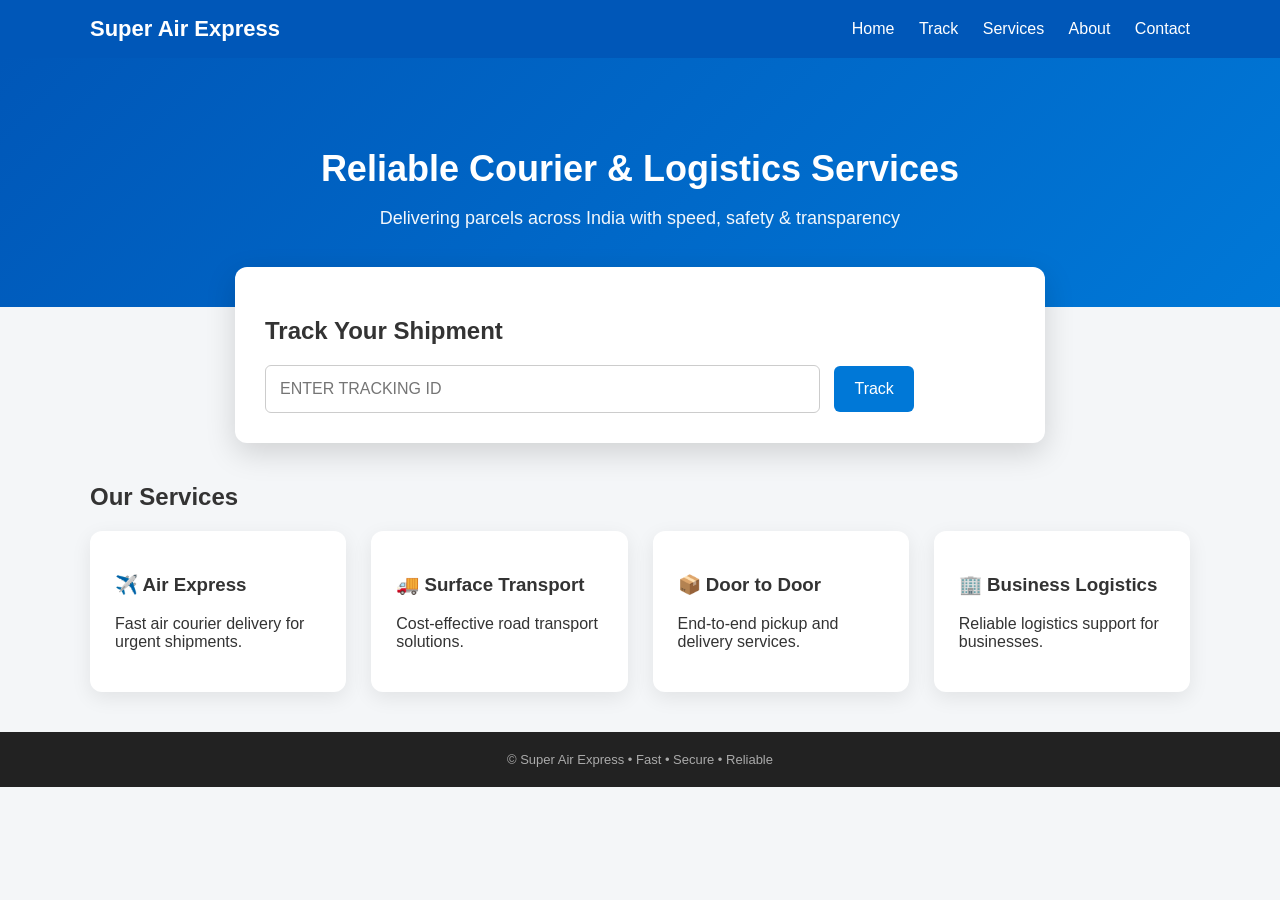
<file: index.html>
<!DOCTYPE html>
<html>
<head>
  <meta name="viewport" content="width=device-width, initial-scale=1.0"> 
  <title>Super Air Express</title>
  <link rel="stylesheet" href="css/style.css">
</head>
  <script>
function goToTrack() {
  const id = document
    .getElementById("homeTrackingId")
    .value
    .trim()
    .toUpperCase();
  if (!id) {
    alert("Please enter a Tracking ID");
    return;
  }
  window.location.href = "track.html?id=" + encodeURIComponent(id);
}
</script>

<body>

<header>
  <nav>
    <div class="brand">Super Air Express</div>
    <div>
      <a href="index.html">Home</a>
      <a href="track.html">Track</a>
      <a href="services.html">Services</a>
      <a href="about.html">About</a>
      <a href="contact.html">Contact</a>
    </div>
  </nav>
</header>

<section class="hero">
  <h1>Reliable Courier & Logistics Services</h1>
  <p>Delivering parcels across India with speed, safety & transparency</p>
</section>

<div class="track-box">
  <h2>Track Your Shipment</h2>
  <input
  type="text"
  id="homeTrackingId"
  placeholder="Enter Tracking ID"
  style="text-transform: uppercase;"
>
<button onclick="goToTrack()">Track</button>
</div>

<div class="container">
  <h2>Our Services</h2>

  <div class="cards">
    <div class="card">
      <h3>✈️ Air Express</h3>
      <p>Fast air courier delivery for urgent shipments.</p>
    </div>
    <div class="card">
      <h3>🚚 Surface Transport</h3>
      <p>Cost-effective road transport solutions.</p>
    </div>
    <div class="card">
      <h3>📦 Door to Door</h3>
      <p>End-to-end pickup and delivery services.</p>
    </div>
    <div class="card">
      <h3>🏢 Business Logistics</h3>
      <p>Reliable logistics support for businesses.</p>
    </div>
  </div>
</div>

<footer>
  © Super Air Express • Fast • Secure • Reliable
</footer>

</body>
</html>
</file>
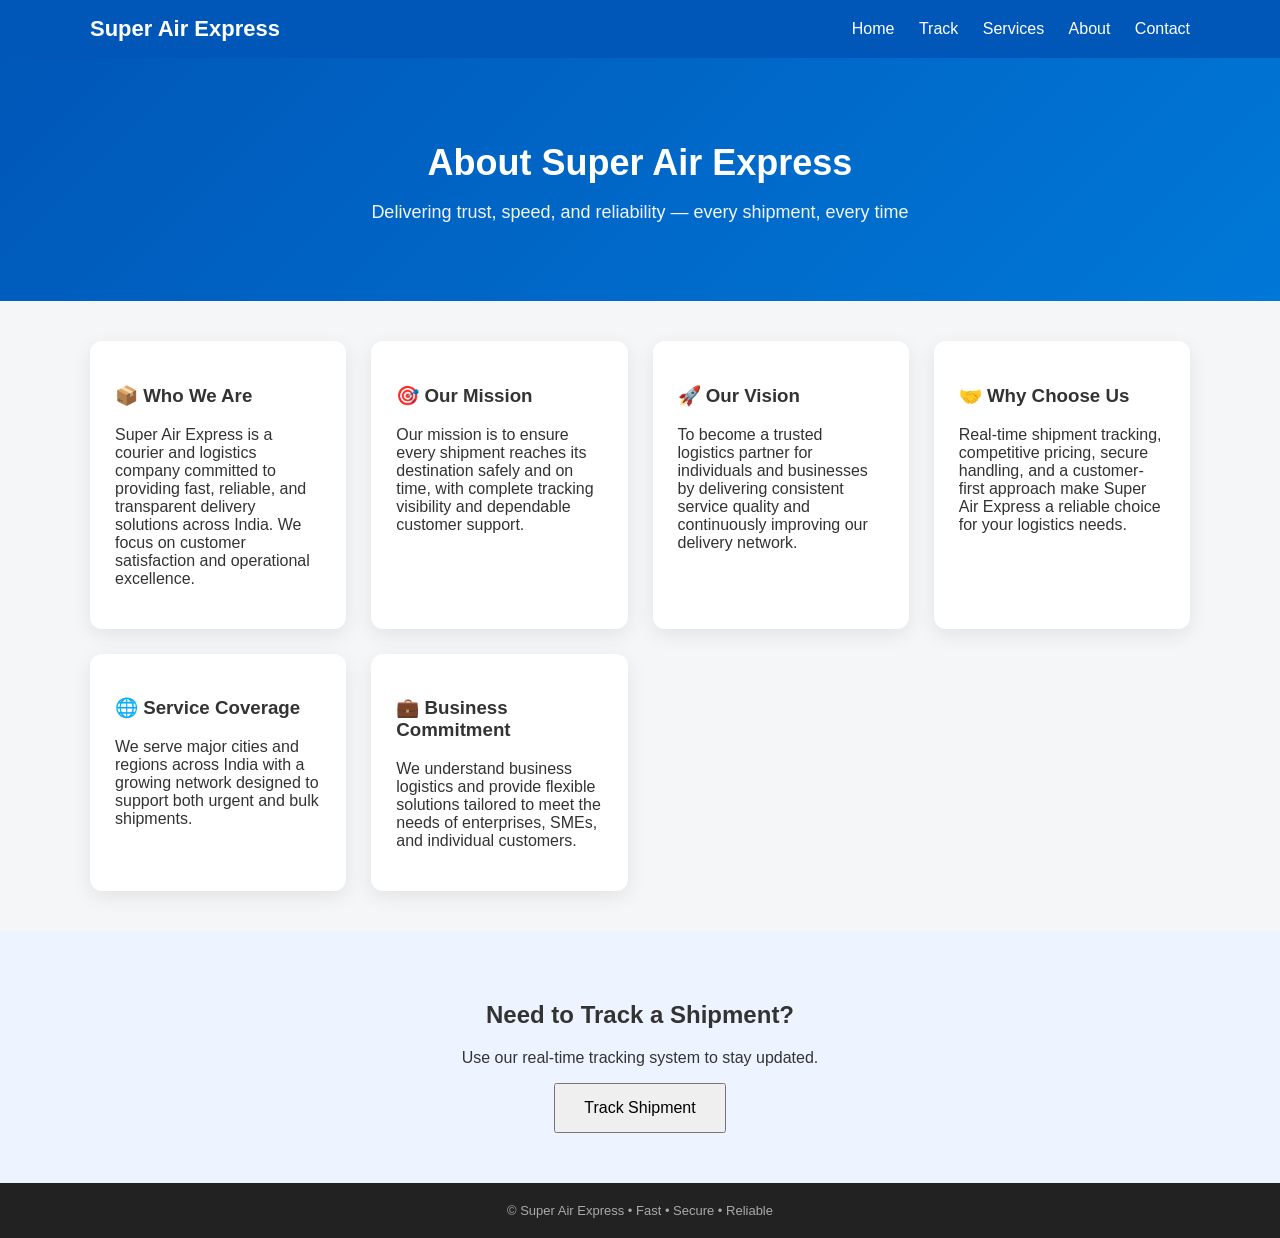
<file: about.html>
<!DOCTYPE html>
<html>
<head>
  <title>About Us | Super Air Express</title>
  <meta name="viewport" content="width=device-width, initial-scale=1.0">
  <link rel="stylesheet" href="css/style.css">
</head>
<body>

<!-- ===== HEADER / MENU ===== -->
<header>
  <nav>
    <div class="brand">Super Air Express</div>
    <div>
      <a href="index.html">Home</a>
      <a href="track.html">Track</a>
      <a href="services.html">Services</a>
      <a href="about.html">About</a>
      <a href="contact.html">Contact</a>
    </div>
  </nav>
</header>

<!-- ===== HERO ===== -->
<div class="page-hero">
  <h1>About Super Air Express</h1>
  <p>Delivering trust, speed, and reliability — every shipment, every time</p>
</div>

<!-- ===== ABOUT CONTENT ===== -->
<div class="section">
  <div class="info-cards">

    <div class="info-card">
      <h3>📦 Who We Are</h3>
      <p>
        Super Air Express is a courier and logistics company committed to
        providing fast, reliable, and transparent delivery solutions
        across India. We focus on customer satisfaction and operational
        excellence.
      </p>
    </div>

    <div class="info-card">
      <h3>🎯 Our Mission</h3>
      <p>
        Our mission is to ensure every shipment reaches its destination
        safely and on time, with complete tracking visibility and
        dependable customer support.
      </p>
    </div>

    <div class="info-card">
      <h3>🚀 Our Vision</h3>
      <p>
        To become a trusted logistics partner for individuals and
        businesses by delivering consistent service quality and
        continuously improving our delivery network.
      </p>
    </div>

    <div class="info-card">
      <h3>🤝 Why Choose Us</h3>
      <p>
        Real-time shipment tracking, competitive pricing, secure handling,
        and a customer-first approach make Super Air Express a reliable
        choice for your logistics needs.
      </p>
    </div>

    <div class="info-card">
      <h3>🌐 Service Coverage</h3>
      <p>
        We serve major cities and regions across India with a growing
        network designed to support both urgent and bulk shipments.
      </p>
    </div>

    <div class="info-card">
      <h3>💼 Business Commitment</h3>
      <p>
        We understand business logistics and provide flexible solutions
        tailored to meet the needs of enterprises, SMEs, and individual
        customers.
      </p>
    </div>

  </div>
</div>

<!-- ===== CTA STRIP ===== -->
<div class="cta-strip">
  <h2>Need to Track a Shipment?</h2>
  <p>Use our real-time tracking system to stay updated.</p>
  <a href="track.html">
    <button>Track Shipment</button>
  </a>
</div>

<!-- ===== FOOTER ===== -->
<footer>
  © Super Air Express • Fast • Secure • Reliable
</footer>

</body>
</html>
</file>
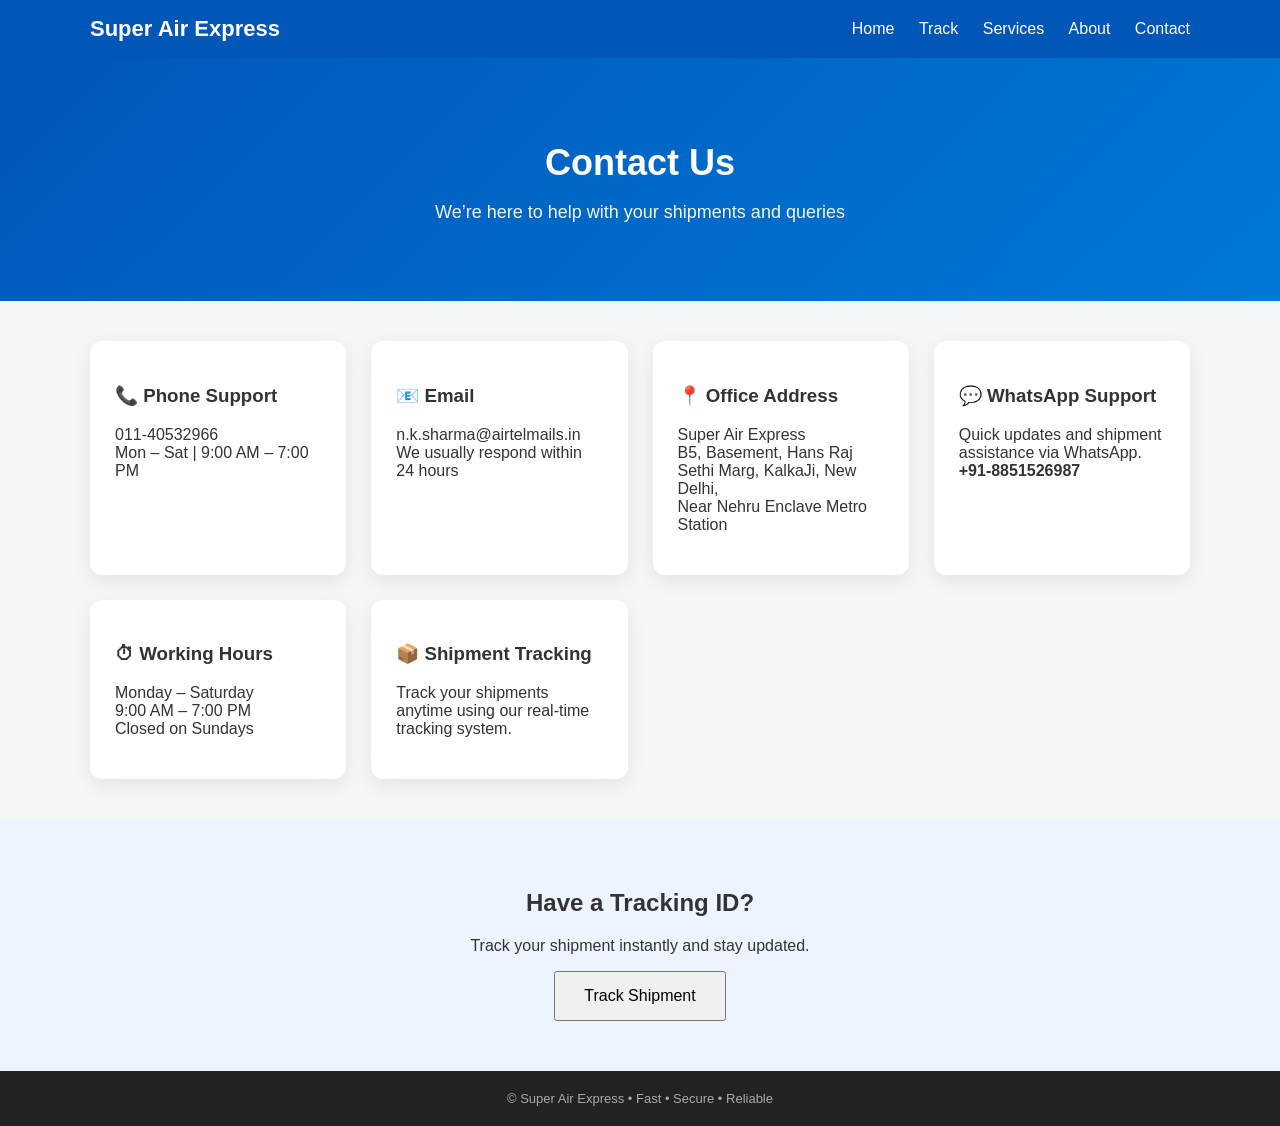
<file: contact.html>
<!DOCTYPE html>
<html>
<head>
  <title>Contact Us | Super Air Express</title>
  <meta name="viewport" content="width=device-width, initial-scale=1.0">
  <link rel="stylesheet" href="css/style.css">
</head>
<body>

<!-- ===== HEADER / MENU ===== -->
<header>
  <nav>
    <div class="brand">Super Air Express</div>
    <div>
      <a href="index.html">Home</a>
      <a href="track.html">Track</a>
      <a href="services.html">Services</a>
      <a href="about.html">About</a>
      <a href="contact.html">Contact</a>
    </div>
  </nav>
</header>

<!-- ===== HERO ===== -->
<div class="page-hero">
  <h1>Contact Us</h1>
  <p>We’re here to help with your shipments and queries</p>
</div>

<!-- ===== CONTACT INFO ===== -->
<div class="section">
  <div class="info-cards">

    <div class="info-card">
      <h3>📞 Phone Support</h3>
      <p>
        011-40532966<br>
        Mon – Sat | 9:00 AM – 7:00 PM
      </p>
    </div>

    <div class="info-card">
      <h3>📧 Email</h3>
      <p>
        n.k.sharma@airtelmails.in<br>
        We usually respond within 24 hours
      </p>
    </div>

    <div class="info-card">
      <h3>📍 Office Address</h3>
      <p>
        Super Air Express<br>
        B5, Basement, Hans Raj Sethi Marg, KalkaJi, New Delhi,<br>
        Near Nehru Enclave Metro Station
      </p>
    </div>

    <div class="info-card">
      <h3>💬 WhatsApp Support</h3>
      <p>
        Quick updates and shipment assistance via WhatsApp.<br>
        <b>+91-8851526987</b>
      </p>
    </div>

    <div class="info-card">
      <h3>⏱ Working Hours</h3>
      <p>
        Monday – Saturday<br>
        9:00 AM – 7:00 PM<br>
        Closed on Sundays
      </p>
    </div>

    <div class="info-card">
      <h3>📦 Shipment Tracking</h3>
      <p>
        Track your shipments anytime using our real-time tracking system.
      </p>
    </div>

  </div>
</div>

<!-- ===== CTA STRIP ===== -->
<div class="cta-strip">
  <h2>Have a Tracking ID?</h2>
  <p>Track your shipment instantly and stay updated.</p>
  <a href="track.html">
    <button>Track Shipment</button>
  </a>
</div>

<!-- ===== FOOTER ===== -->
<footer>
  © Super Air Express • Fast • Secure • Reliable
</footer>

</body>
</html>
</file>
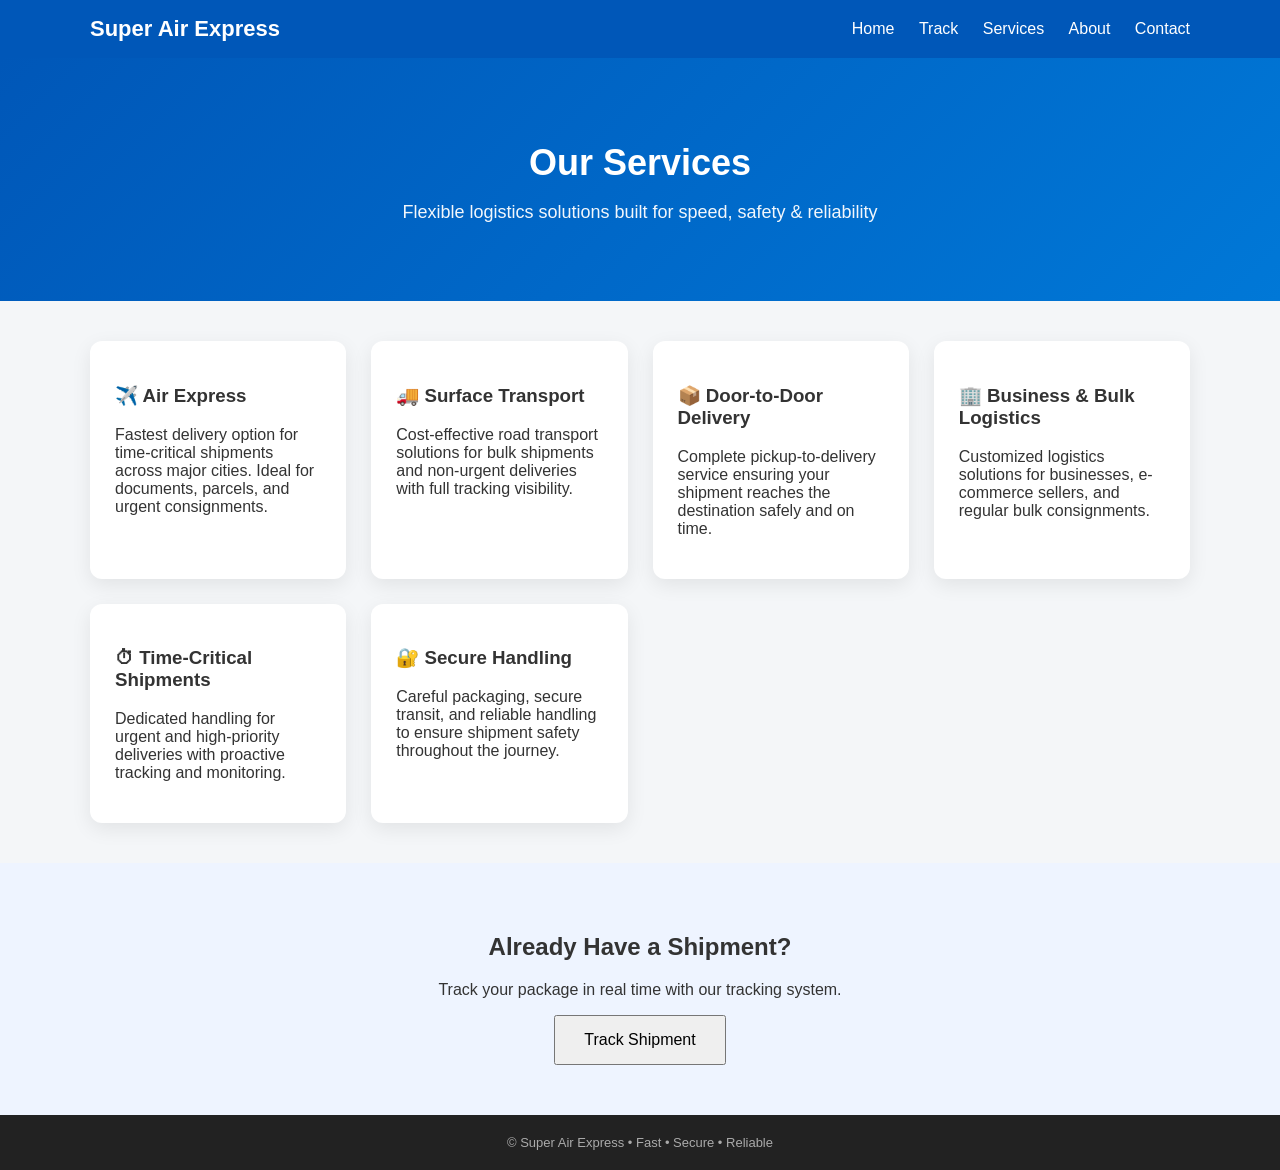
<file: services.html>
<!DOCTYPE html>
<html>
<head>
  <title>Our Services | Super Air Express</title>
  <meta name="viewport" content="width=device-width, initial-scale=1.0">
  <link rel="stylesheet" href="css/style.css">
</head>
<body>

<!-- ===== HEADER / MENU ===== -->
<header>
  <nav>
    <div class="brand">Super Air Express</div>
    <div>
      <a href="index.html">Home</a>
      <a href="track.html">Track</a>
      <a href="services.html">Services</a>
      <a href="about.html">About</a>
      <a href="contact.html">Contact</a>
    </div>
  </nav>
</header>

<!-- ===== HERO ===== -->
<div class="page-hero">
  <h1>Our Services</h1>
  <p>Flexible logistics solutions built for speed, safety & reliability</p>
</div>

<!-- ===== SERVICES SECTION ===== -->
<div class="section">
  <div class="info-cards">

    <div class="info-card">
      <h3>✈️ Air Express</h3>
      <p>
        Fastest delivery option for time-critical shipments across major cities.
        Ideal for documents, parcels, and urgent consignments.
      </p>
    </div>

    <div class="info-card">
      <h3>🚚 Surface Transport</h3>
      <p>
        Cost-effective road transport solutions for bulk shipments and
        non-urgent deliveries with full tracking visibility.
      </p>
    </div>

    <div class="info-card">
      <h3>📦 Door-to-Door Delivery</h3>
      <p>
        Complete pickup-to-delivery service ensuring your shipment reaches
        the destination safely and on time.
      </p>
    </div>

    <div class="info-card">
      <h3>🏢 Business & Bulk Logistics</h3>
      <p>
        Customized logistics solutions for businesses, e-commerce sellers,
        and regular bulk consignments.
      </p>
    </div>

    <div class="info-card">
      <h3>⏱ Time-Critical Shipments</h3>
      <p>
        Dedicated handling for urgent and high-priority deliveries with
        proactive tracking and monitoring.
      </p>
    </div>

    <div class="info-card">
      <h3>🔐 Secure Handling</h3>
      <p>
        Careful packaging, secure transit, and reliable handling to ensure
        shipment safety throughout the journey.
      </p>
    </div>

  </div>
</div>

<!-- ===== CTA STRIP ===== -->
<div class="cta-strip">
  <h2>Already Have a Shipment?</h2>
  <p>Track your package in real time with our tracking system.</p>
  <a href="track.html">
    <button>Track Shipment</button>
  </a>
</div>

<!-- ===== FOOTER ===== -->
<footer>
  © Super Air Express • Fast • Secure • Reliable
</footer>

</body>
</html>
</file>
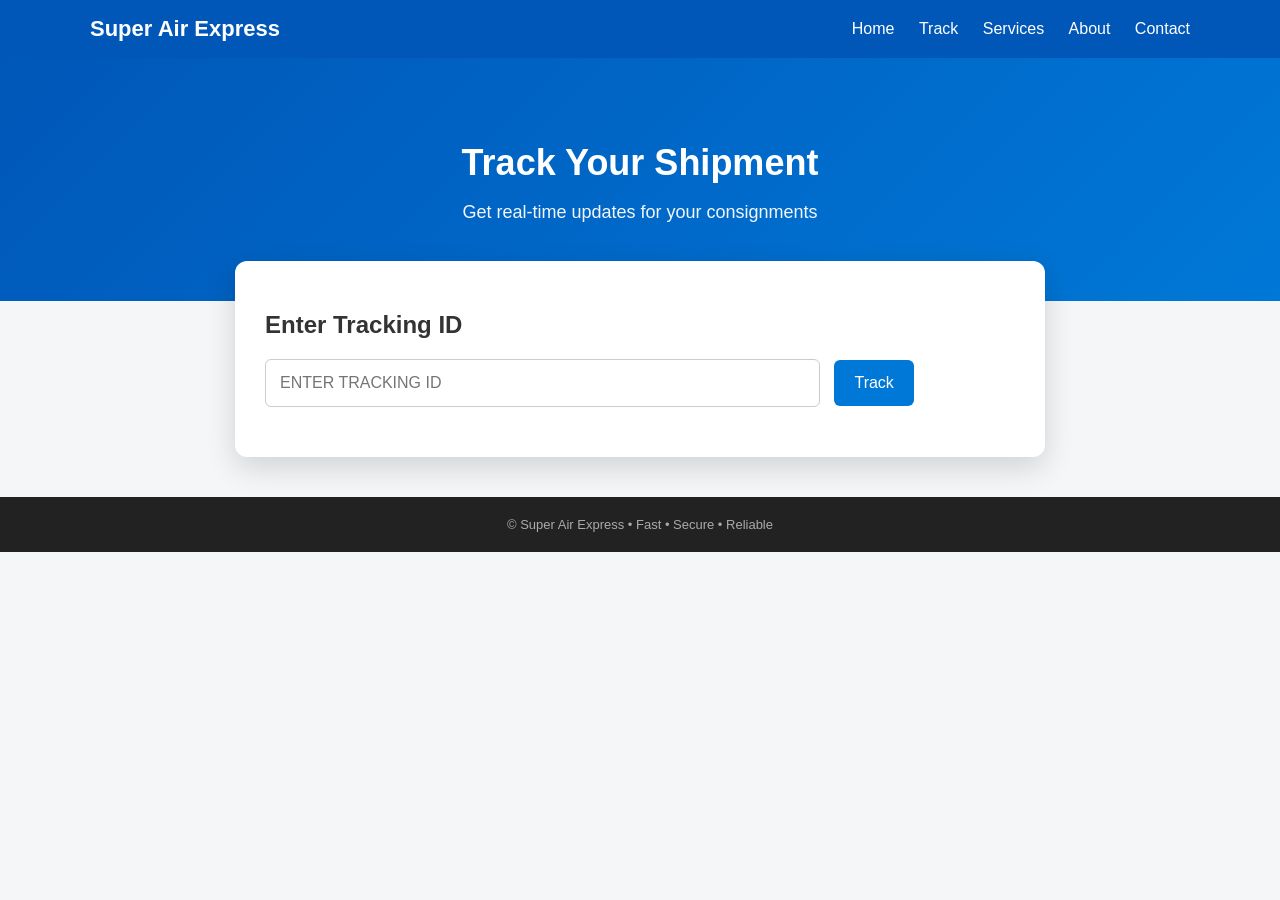
<file: track.html>
<!DOCTYPE html>
<html>
<head>
  <title>Track Shipment | Super Air Express</title>
  <meta name="viewport" content="width=device-width, initial-scale=1.0">
  <link rel="stylesheet" href="css/style.css">
</head>
<body>

<!-- ===== HEADER / MENU ===== -->
<header>
  <nav>
    <div class="brand">Super Air Express</div>
    <div>
      <a href="index.html">Home</a>
      <a href="track.html">Track</a>
      <a href="services.html">Services</a>
      <a href="about.html">About</a>
      <a href="contact.html">Contact</a>
    </div>
  </nav>
</header>

<!-- ===== HERO ===== -->
<div class="page-hero">
  <h1>Track Your Shipment</h1>
  <p>Get real-time updates for your consignments</p>
</div>

<!-- ===== TRACKING BOX ===== -->
<div class="track-box">
  <h2>Enter Tracking ID</h2>

  <input
    type="text"
    id="trackingId"
    placeholder="Enter Tracking ID"
    style="text-transform: uppercase;"
  >
  <button onclick="track()">Track</button>

  <div id="result" style="margin-top:20px;"></div>
</div>

<!-- ===== FOOTER ===== -->
<footer>
  © Super Air Express • Fast • Secure • Reliable
</footer>

<!-- ===== SCRIPT ===== -->
<script>
/* Format date/time to IST */
function formatIST(dateString) {
  return new Date(dateString).toLocaleString("en-IN", {
    timeZone: "Asia/Kolkata",
    day: "2-digit",
    month: "short",
    year: "numeric",
    hour: "2-digit",
    minute: "2-digit",
    hour12: true
  });
}

const API_URL =
  "https://script.google.com/macros/s/AKfycbxAiGwv_Bs9-FMw5xaG183Ug3rQwJSCRkgh81-wIhSFFrdOAUhwChfyd002EBebb1v9xA/exec";

/* Status → progress */
function getProgress(status) {
  status = status.toLowerCase();
  if (status.includes("picked")) return 25;
  if (status.includes("transit")) return 50;
  if (status.includes("out")) return 75;
  if (status.includes("deliver")) return 100;
  return 10;
}

/* MAIN TRACK FUNCTION */
function track() {
  const input = document.getElementById("trackingId");
  const result = document.getElementById("result");

  const id = input.value.trim().toUpperCase();
  if (!id) {
    result.innerHTML = "<b>Please enter a Tracking ID</b>";
    return;
  }

  result.innerHTML = "Fetching tracking details...";

  fetch(API_URL + "?trackingId=" + encodeURIComponent(id))
    .then(res => res.json())
    .then(data => {
      if (data.error) {
        result.innerHTML = "<b>" + data.error + "</b>";
        return;
      }

      const progress = getProgress(data.shipment.currentStatus);

      let html = `
        <div class="card slide-up fade-in">
          <h3>📦 Status: ${data.shipment.currentStatus}</h3>
          <p>📍 <b>Current Location:</b> ${data.shipment.currentLocation}</p>
          <p>⏱ <b>Last Updated:</b> ${formatIST(data.shipment.lastUpdated)}</p>

          <div style="margin:20px 0;">
            <div style="display:flex; justify-content:space-between; font-size:12px;">
              <span>Picked</span>
              <span>Transit</span>
              <span>Out</span>
              <span>Delivered</span>
            </div>
            <div style="height:8px; background:#e0e0e0; border-radius:6px; overflow:hidden;">
              <div style="
                height:100%;
                width:${progress}%;
                background:linear-gradient(90deg,#0078d7,#00b4ff);
                transition:width 0.6s ease;">
              </div>
            </div>
          </div>

          <h4>Tracking History</h4>
          <ul>
      `;

      data.history.forEach(h => {
        html += `<li>${formatIST(h.updatedAt)} – ${h.status} (${h.location})</li>`;
      });

      html += `
          </ul>
        </div>
      `;

      result.innerHTML = html;
    })
    .catch(() => {
      result.innerHTML = "<b>Error fetching tracking details</b>";
    });
}

/* AUTO-TRACK WHEN ID IS IN URL */
document.addEventListener("DOMContentLoaded", function () {
  const params = new URLSearchParams(window.location.search);
  const idFromURL = params.get("id");

  if (idFromURL) {
    const input = document.getElementById("trackingId");
    input.value = idFromURL.toUpperCase();

    setTimeout(() => {
      track();
    }, 100);
  }
});
</script>

</body>
</html>
</file>
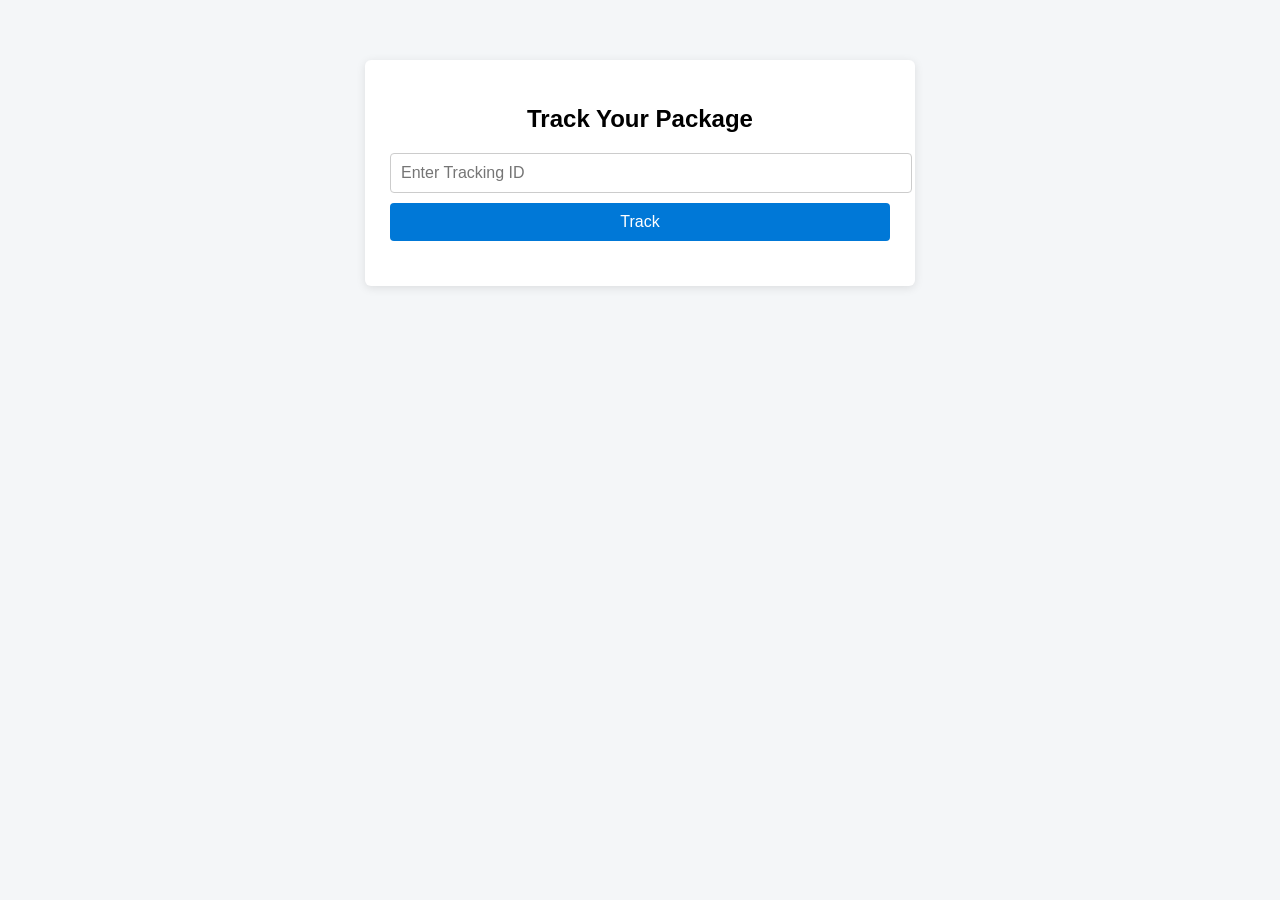
<file: tracking-page.html>
<!DOCTYPE html>
<html lang="en">
<head>
  <meta charset="UTF-8">
  <title>Track Your Package</title>
  <meta name="viewport" content="width=device-width, initial-scale=1.0">

  <style>
    body {
      font-family: Arial, sans-serif;
      background: #f4f6f8;
      margin: 0;
      padding: 0;
    }

    .container {
      max-width: 500px;
      margin: 60px auto;
      background: #ffffff;
      padding: 25px;
      border-radius: 6px;
      box-shadow: 0 2px 10px rgba(0,0,0,0.1);
    }

    h2 {
      text-align: center;
      margin-bottom: 20px;
    }

    input {
      width: 100%;
      padding: 10px;
      font-size: 16px;
      margin-bottom: 10px;
      border: 1px solid #ccc;
      border-radius: 4px;
    }

    button {
      width: 100%;
      padding: 10px;
      font-size: 16px;
      background: #0078d7;
      color: #fff;
      border: none;
      border-radius: 4px;
      cursor: pointer;
    }

    button:hover {
      background: #005fa3;
    }

    #result {
      margin-top: 20px;
      font-size: 14px;
    }

    ul {
      padding-left: 18px;
    }

    li {
      margin-bottom: 6px;
    }

    .error {
      color: red;
      font-weight: bold;
    }

    .status {
      font-size: 16px;
      font-weight: bold;
      margin-bottom: 8px;
    }
  </style>
</head>
<body>

  <div class="container">
    <h2>Track Your Package</h2>

    <input type="text" id="trackingId" placeholder="Enter Tracking ID" />
    <button onclick="track()">Track</button>

    <div id="result"></div>
  </div>

  <script>
    // 🔹 Convert ISO date to readable format (IST / local)
    function formatDate(isoString) {
      if (!isoString) return "";

      const date = new Date(isoString);

      return date.toLocaleString("en-IN", {
        day: "2-digit",
        month: "short",
        year: "numeric",
        hour: "2-digit",
        minute: "2-digit",
        hour12: true
      });
    }

    function track() {
      const id = document.getElementById("trackingId").value.trim();
      const result = document.getElementById("result");

      if (!id) {
        result.innerHTML = "<p class='error'>Please enter a Tracking ID</p>";
        return;
      }

      result.innerHTML = "Tracking...";

      fetch("https://script.google.com/macros/s/AKfycbxAiGwv_Bs9-FMw5xaG183Ug3rQwJSCRkgh81-wIhSFFrdOAUhwChfyd002EBebb1v9xA/exec?trackingId=" + encodeURIComponent(id))
        .then(res => res.json())
        .then(data => {
          if (data.error) {
            result.innerHTML = "<p class='error'>" + data.error + "</p>";
            return;
          }

          let html = `
            <div class="status">Status: ${data.shipment.currentStatus}</div>
            <p><b>Current Location:</b> ${data.shipment.currentLocation}</p>
            <p><b>Last Updated:</b> ${formatDate(data.shipment.lastUpdated)}</p>

            <h4>Tracking History</h4>
            <ul>
          `;

          data.history.forEach(h => {
            html += `
              <li>
                ${formatDate(h.updatedAt)} – 
                ${h.status} (${h.location})
              </li>
            `;
          });

          html += "</ul>";
          result.innerHTML = html;
        })
        .catch(() => {
          result.innerHTML = "<p class='error'>Unable to fetch tracking information.</p>";
        });
    }
  </script>

</body>
</html>
</file>
<file: css/style.css>
body {
  margin: 0;
  font-family: "Segoe UI", Arial, sans-serif;
  background: #f4f6f8;
  color: #333;
}

/* ===== Header & Navigation ===== */
header {
  background: #0057b8;
  color: white;
  position: sticky;
  top: 0;
  z-index: 100;
}

nav {
  max-width: 1100px;
  margin: auto;
  padding: 16px 20px;
  display: flex;
  justify-content: space-between;
  align-items: center;
}

nav .brand {
  font-size: 22px;
  font-weight: bold;
}

nav a {
  color: white;
  margin-left: 20px;
  text-decoration: none;
  font-weight: 500;
}

nav a:hover {
  text-decoration: underline;
}

/* ===== Hero Sections ===== */
.hero,
.page-hero {
  background: linear-gradient(135deg, #0057b8, #0078d7);
  color: white;
  padding: 60px 20px;
  text-align: center;
}

.hero h1,
.page-hero h1 {
  font-size: 36px;
  margin-bottom: 10px;
}

.hero p,
.page-hero p {
  font-size: 18px;
  opacity: 0.95;
}

/* ===== Containers ===== */
.container,
.section {
  max-width: 1100px;
  margin: 40px auto;
  padding: 0 20px;
}

/* ===== Tracking Box ===== */
.track-box {
  background: white;
  max-width: 750px;
  margin: -40px auto 40px;
  padding: 30px;
  border-radius: 12px;
  box-shadow: 0 10px 30px rgba(0,0,0,0.15);
}

.track-box input {
  width: 70%;
  padding: 14px;
  font-size: 16px;
  border-radius: 6px;
  border: 1px solid #ccc;
  text-transform: uppercase;
}

.track-box button {
  padding: 14px 20px;
  margin-left: 10px;
  font-size: 16px;
  border: none;
  background: #0078d7;
  color: white;
  border-radius: 6px;
  cursor: pointer;
}

.track-box button:hover {
  background: #005fa3;
}

/* ===== Cards ===== */
.cards,
.info-cards {
  display: grid;
  grid-template-columns: repeat(auto-fit, minmax(250px, 1fr));
  gap: 25px;
}

.card,
.info-card {
  background: white;
  padding: 25px;
  border-radius: 12px;
  box-shadow: 0 6px 20px rgba(0,0,0,0.08);
  transition: transform 0.25s ease, box-shadow 0.25s ease;
}

.card:hover,
.info-card:hover {
  transform: translateY(-5px);
  box-shadow: 0 12px 30px rgba(0,0,0,0.15);
}

/* ===== CTA ===== */
.cta-strip {
  background: #eef4ff;
  padding: 50px 20px;
  text-align: center;
}

.cta-strip button {
  padding: 14px 28px;
  font-size: 16px;
}

/* ===== Footer ===== */
footer {
  background: #222;
  color: #aaa;
  text-align: center;
  padding: 20px;
  font-size: 13px;
}

/* ================================================= */
/* ================= MOBILE FIXES ================== */
/* ================================================= */

@media (max-width: 768px) {

  /* Stack navigation */
  nav {
    flex-direction: column;
    align-items: flex-start;
    gap: 10px;
    padding: 12px 14px;
  }

  nav a {
    margin-left: 0;
    margin-right: 15px;
    font-size: 14px;
  }

  /* Remove HERO on HOME page completely */
  header + .hero,
  header + .page-hero {
    display: none !important;
  }

  /* Tracking box becomes primary focus */
  .track-box {
    margin: 16px !important;
    padding: 20px !important;
  }

  .track-box input,
  .track-box button {
    width: 100%;
    margin: 0 0 10px 0;
  }

  /* Stack cards/services */
  .cards,
  .info-cards {
    grid-template-columns: 1fr;
  }

  /* Reduce vertical spacing */
  .container,
  .section {
    margin: 24px auto;
  }
}
</file>
